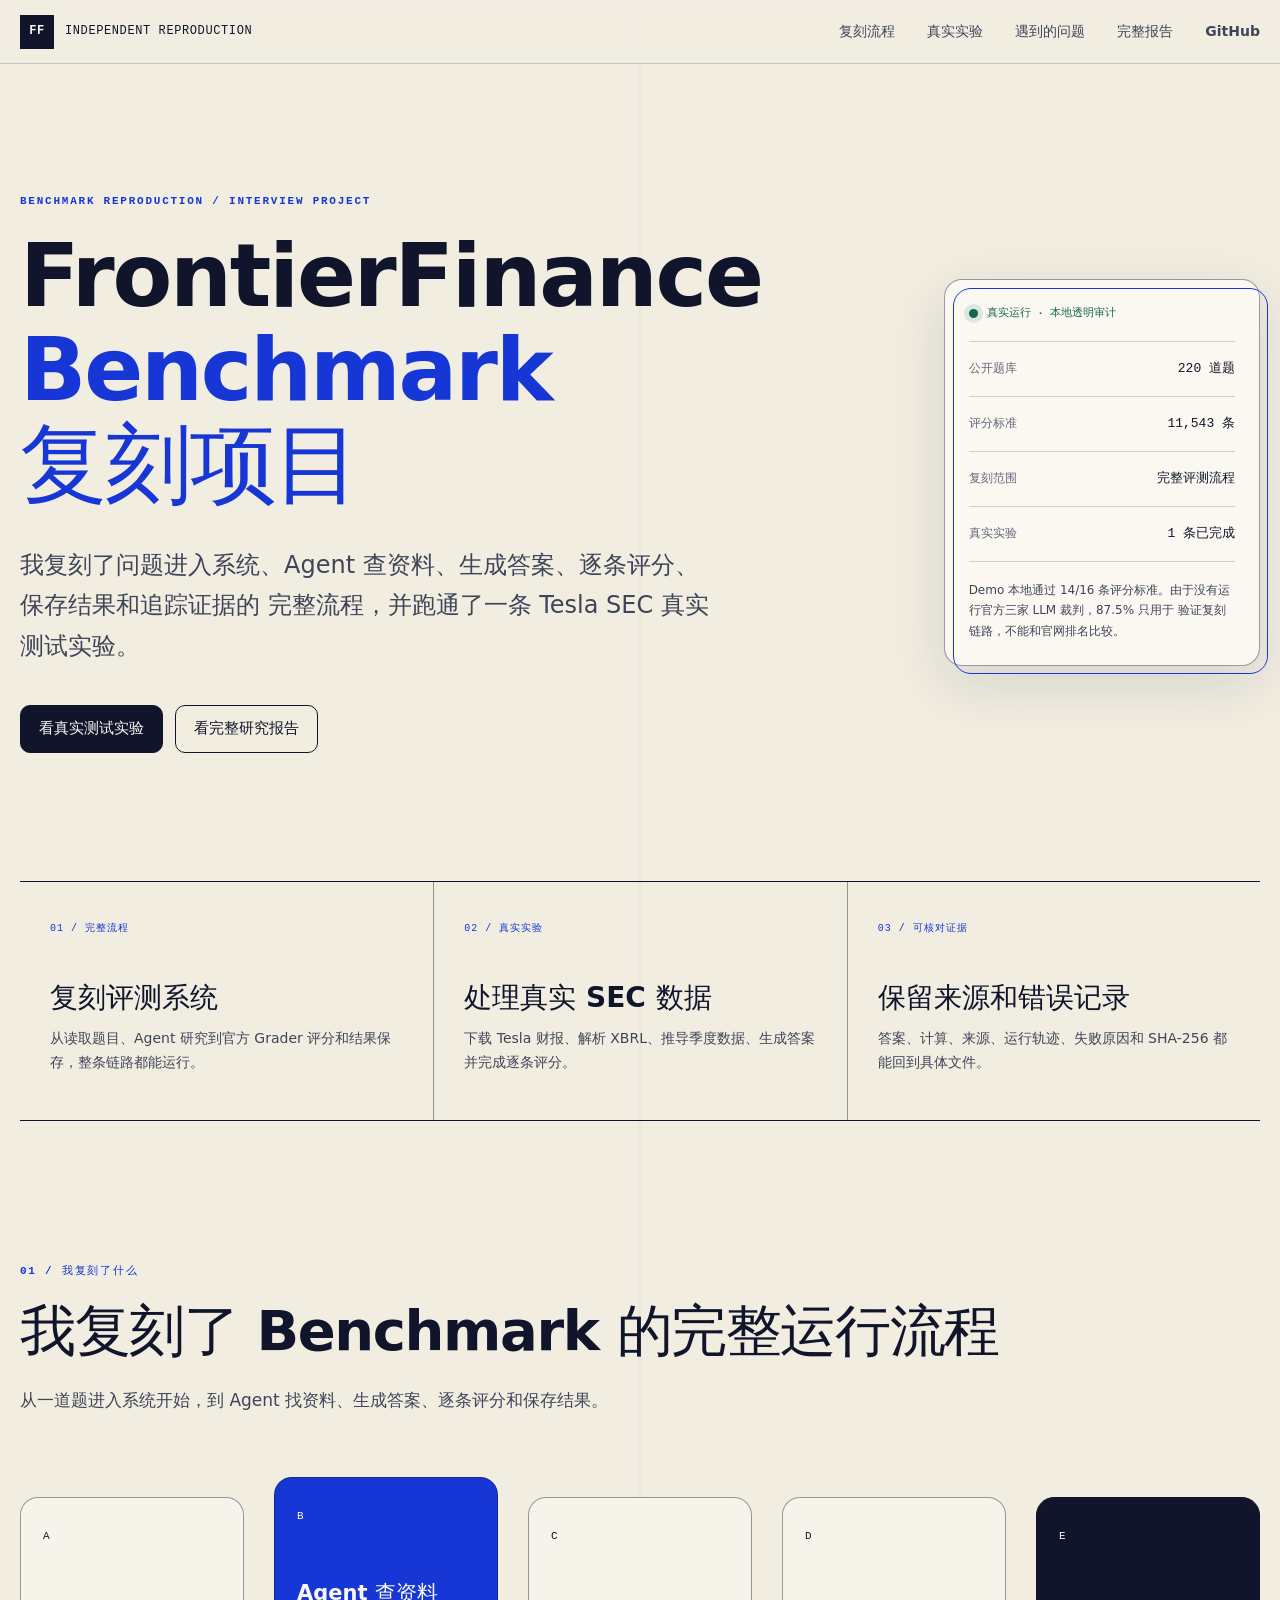
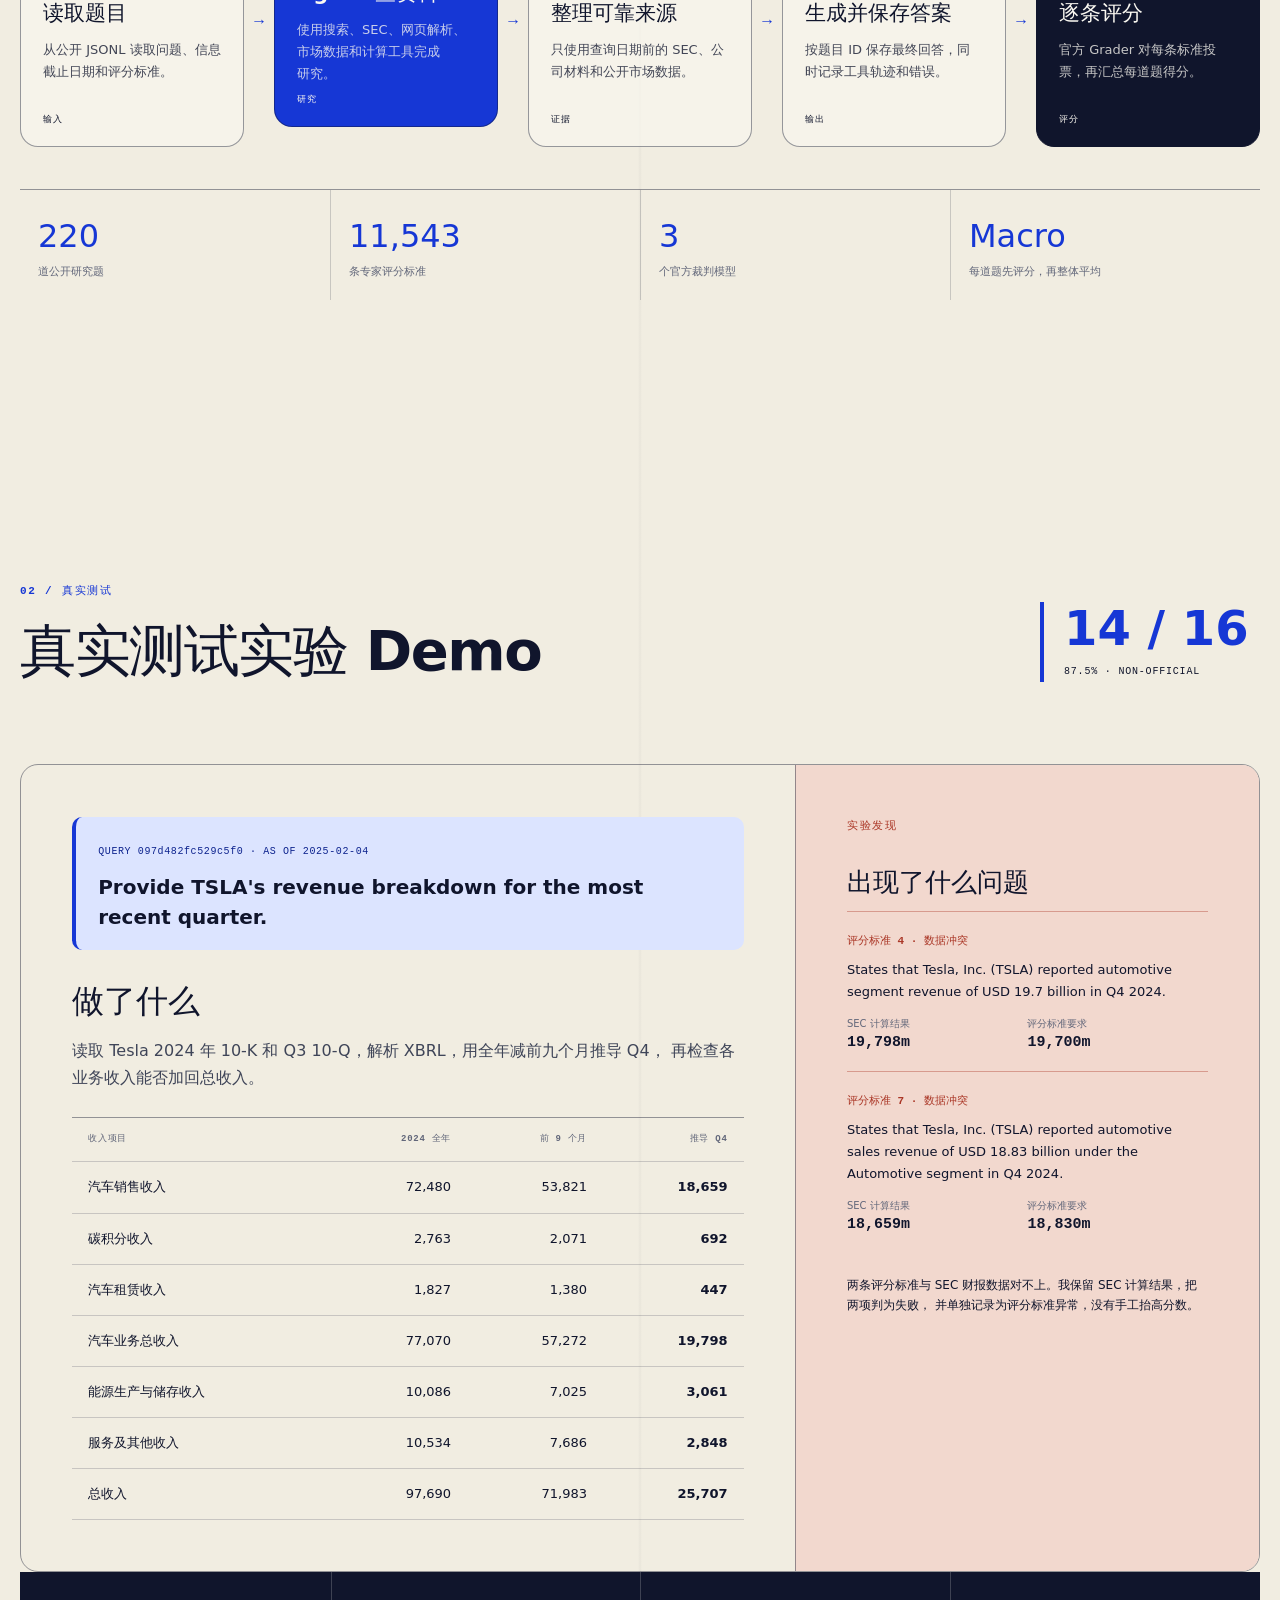
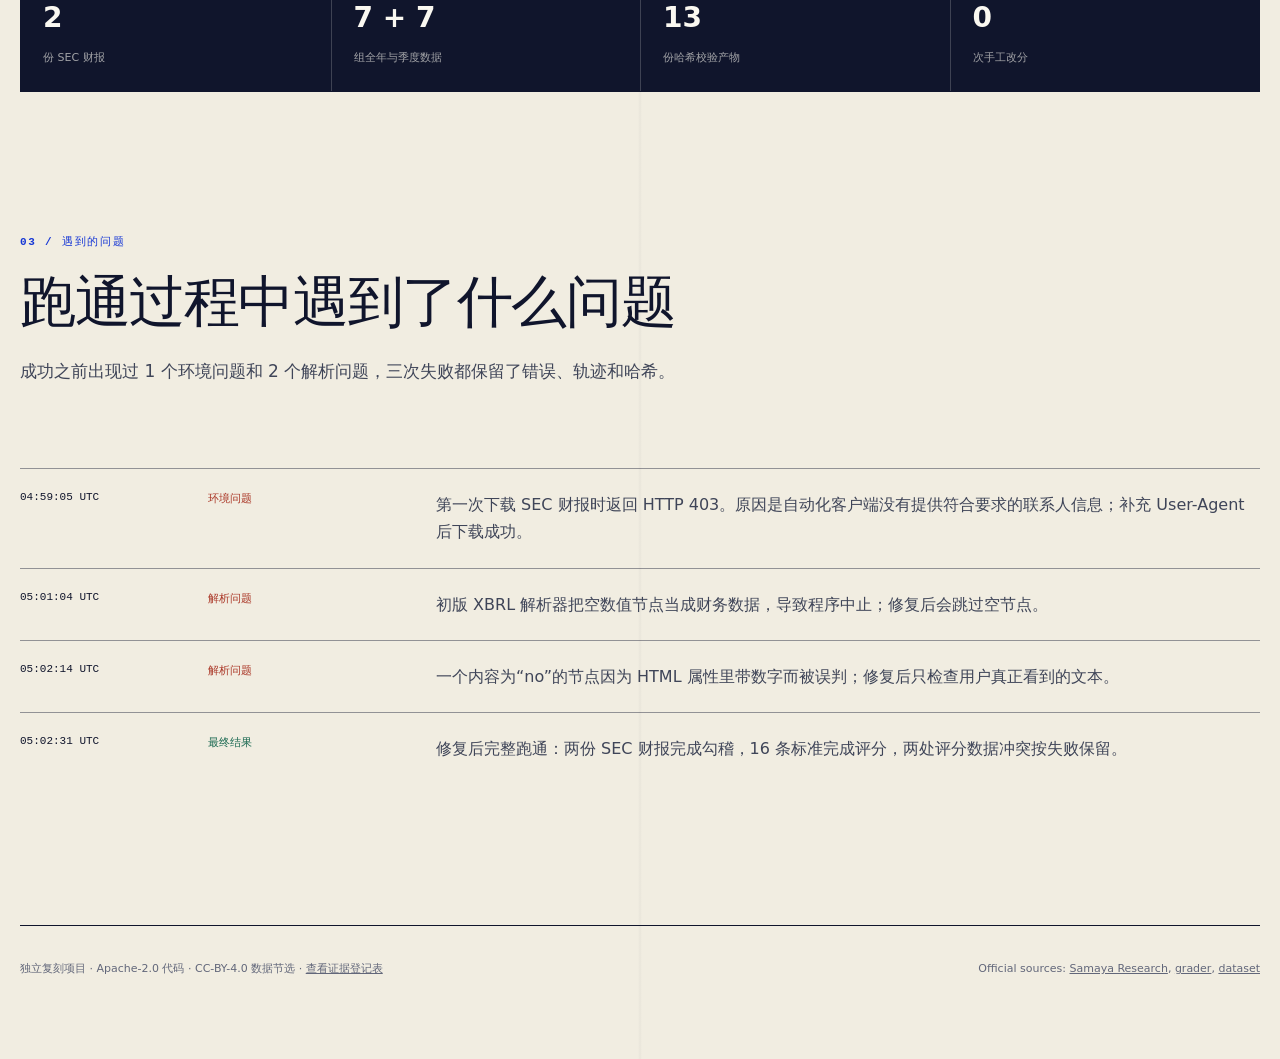
<file: docs/index.html>
<!doctype html>
<html lang="zh-CN">
  <head>
    <meta charset="utf-8" />
    <meta name="viewport" content="width=device-width, initial-scale=1" />
    <meta
      name="description"
      content="FrontierFinance benchmark 独立复刻项目：完整评测流程、真实测试 Demo、问题修复与可审计证据。"
    />
    <title>FrontierFinance Benchmark 复刻项目</title>
    <link rel="stylesheet" href="styles.css" />
    <script src="app.js" defer></script>
  </head>
  <body>
    <a class="skip-link" href="#main">跳到正文</a>
    <header class="site-header">
      <a class="wordmark" href="#top" aria-label="回到页面顶部">
        <span class="wordmark-mark" aria-hidden="true">FF</span>
        <span>Independent Reproduction</span>
      </a>
      <nav aria-label="主导航">
        <a href="#map">复刻流程</a>
        <a href="#demo">真实实验</a>
        <a href="#problems">遇到的问题</a>
        <a href="report.html">完整报告</a>
        <a href="https://github.com/Monking-peng/frontier-finance-reproduction">GitHub</a>
      </nav>
    </header>

    <main id="main">
      <section class="hero section-grid" id="top" aria-labelledby="hero-title">
        <div class="hero-copy">
          <p class="kicker">BENCHMARK REPRODUCTION / INTERVIEW PROJECT</p>
          <h1 id="hero-title">
            FrontierFinance<br />
            <em>Benchmark <span class="heading-phrase">复刻项目</span></em>
          </h1>
          <p class="hero-lede">
            我复刻了问题进入系统、Agent 查资料、生成答案、逐条评分、保存结果和追踪证据的
            完整流程，并跑通了一条 Tesla SEC 真实测试实验。
          </p>
          <div class="hero-actions">
            <a class="button button-primary" href="#demo">看真实测试实验</a>
            <a class="button button-secondary" href="report.html">看完整研究报告</a>
          </div>
        </div>

        <aside class="status-ledger" aria-label="当前项目状态">
          <div class="ledger-stamp">
            <span class="stamp-dot" aria-hidden="true"></span>
            真实运行 · 本地透明审计
          </div>
          <dl>
            <div><dt>公开题库</dt><dd>220 道题</dd></div>
            <div><dt>评分标准</dt><dd>11,543 条</dd></div>
            <div><dt>复刻范围</dt><dd>完整评测流程</dd></div>
            <div><dt>真实实验</dt><dd>1 条已完成</dd></div>
          </dl>
          <p>
            Demo 本地通过 14/16 条评分标准。由于没有运行官方三家 LLM 裁判，87.5% 只用于
            验证复刻链路，不能和官网排名比较。
          </p>
        </aside>
      </section>

      <section class="truth-band" aria-label="项目完成内容">
        <article>
          <span class="truth-index">01 / 完整流程</span>
          <h2>复刻评测系统</h2>
          <p>从读取题目、Agent 研究到官方 Grader 评分和结果保存，整条链路都能运行。</p>
        </article>
        <article>
          <span class="truth-index">02 / 真实实验</span>
          <h2>处理真实 SEC 数据</h2>
          <p>下载 Tesla 财报、解析 XBRL、推导季度数据、生成答案并完成逐条评分。</p>
        </article>
        <article>
          <span class="truth-index">03 / 可核对证据</span>
          <h2>保留来源和错误记录</h2>
          <p>答案、计算、来源、运行轨迹、失败原因和 SHA-256 都能回到具体文件。</p>
        </article>
      </section>

      <section class="section" id="map" aria-labelledby="map-title">
        <div class="section-heading">
          <p class="kicker">01 / 我复刻了什么</p>
          <h2 id="map-title">我复刻了 Benchmark 的完整运行流程</h2>
          <p>从一道题进入系统开始，到 Agent 找资料、生成答案、逐条评分和保存结果。</p>
        </div>

        <div class="pipeline" role="list" aria-label="FrontierFinance 处理链">
          <article role="listitem">
            <span class="node-number">A</span>
            <h3>读取题目</h3>
            <p>从公开 JSONL 读取问题、信息截止日期和评分标准。</p>
            <small>输入</small>
          </article>
          <span class="pipeline-arrow" aria-hidden="true">→</span>
          <article role="listitem" class="node-agent">
            <span class="node-number">B</span>
            <h3>Agent 查资料</h3>
            <p>使用搜索、SEC、网页解析、市场数据和计算工具完成研究。</p>
            <small>研究</small>
          </article>
          <span class="pipeline-arrow" aria-hidden="true">→</span>
          <article role="listitem">
            <span class="node-number">C</span>
            <h3>整理可靠来源</h3>
            <p>只使用查询日期前的 SEC、公司材料和公开市场数据。</p>
            <small>证据</small>
          </article>
          <span class="pipeline-arrow" aria-hidden="true">→</span>
          <article role="listitem">
            <span class="node-number">D</span>
            <h3>生成并保存答案</h3>
            <p>按题目 ID 保存最终回答，同时记录工具轨迹和错误。</p>
            <small>输出</small>
          </article>
          <span class="pipeline-arrow" aria-hidden="true">→</span>
          <article role="listitem" class="node-score">
            <span class="node-number">E</span>
            <h3>逐条评分</h3>
            <p>官方 Grader 对每条标准投票，再汇总每道题得分。</p>
            <small>评分</small>
          </article>
        </div>

        <div class="method-notes">
          <div>
            <strong>220</strong>
            <span>道公开研究题</span>
          </div>
          <div>
            <strong>11,543</strong>
            <span>条专家评分标准</span>
          </div>
          <div>
            <strong>3</strong>
            <span>个官方裁判模型</span>
          </div>
          <div>
            <strong>Macro</strong>
            <span>每道题先评分，再整体平均</span>
          </div>
        </div>
      </section>

      <section class="section demo-section" id="demo" aria-labelledby="demo-title">
        <div class="section-heading split-heading">
          <div>
            <p class="kicker">02 / 真实测试</p>
            <h2 id="demo-title">真实测试实验 Demo</h2>
          </div>
          <div class="demo-score" aria-label="本地透明审计分数">
            <span>14 / 16</span>
            <small>87.5% · NON-OFFICIAL</small>
          </div>
        </div>

        <div class="demo-grid">
          <article class="demo-answer">
            <div class="query-card">
              <span>QUERY 097d482fc529c5f0 · AS OF 2025-02-04</span>
              <p>Provide TSLA's revenue breakdown for the most recent quarter.</p>
            </div>
            <h3>做了什么</h3>
            <p>
              读取 Tesla 2024 年 10-K 和 Q3 10-Q，解析 XBRL，用全年减前九个月推导 Q4，
              再检查各业务收入能否加回总收入。
            </p>
            <div id="demo-facts" class="table-wrap compact-table" aria-live="polite"></div>
          </article>

          <aside class="anomaly-panel">
            <p class="panel-label">实验发现</p>
            <h3>出现了什么问题</h3>
            <div id="anomaly-list" aria-live="polite"></div>
            <p class="anomaly-rule">
              两条评分标准与 SEC 财报数据对不上。我保留 SEC 计算结果，把两项判为失败，
              并单独记录为评分标准异常，没有手工抬高分数。
            </p>
          </aside>
        </div>

        <div class="provenance-strip" role="list" aria-label="Demo 证据链">
          <div role="listitem"><b>2</b><span>份 SEC 财报</span></div>
          <div role="listitem"><b>7 + 7</b><span>组全年与季度数据</span></div>
          <div role="listitem"><b>13</b><span>份哈希校验产物</span></div>
          <div role="listitem"><b>0</b><span>次手工改分</span></div>
        </div>
      </section>

      <section class="section failure-section" id="problems" aria-labelledby="failure-title">
        <div class="section-heading">
          <p class="kicker">03 / 遇到的问题</p>
          <h2 id="failure-title">跑通过程中遇到了什么问题</h2>
          <p>成功之前出现过 1 个环境问题和 2 个解析问题，三次失败都保留了错误、轨迹和哈希。</p>
        </div>
        <ol id="failure-timeline" class="failure-timeline" aria-live="polite"></ol>
      </section>
    </main>

    <footer class="site-footer">
      <p>
        独立复刻项目 · Apache-2.0 代码 · CC-BY-4.0 数据节选 ·
        <a href="research/evidence-register.md">查看证据登记表</a>
      </p>
      <p>
        Official sources:
        <a href="https://research.samaya.ai/benchmarks/frontier-finance">Samaya Research</a>,
        <a href="https://github.com/samaya-ai/frontier-finance">grader</a>,
        <a href="https://huggingface.co/datasets/samaya-ai/FrontierFinance">dataset</a>
      </p>
    </footer>

    <div id="data-error" class="data-error" role="alert" hidden>
      实验数据未能加载。请刷新页面；如果仍然失败，请检查 <code>docs/data</code>。
    </div>
  </body>
</html>
</file>
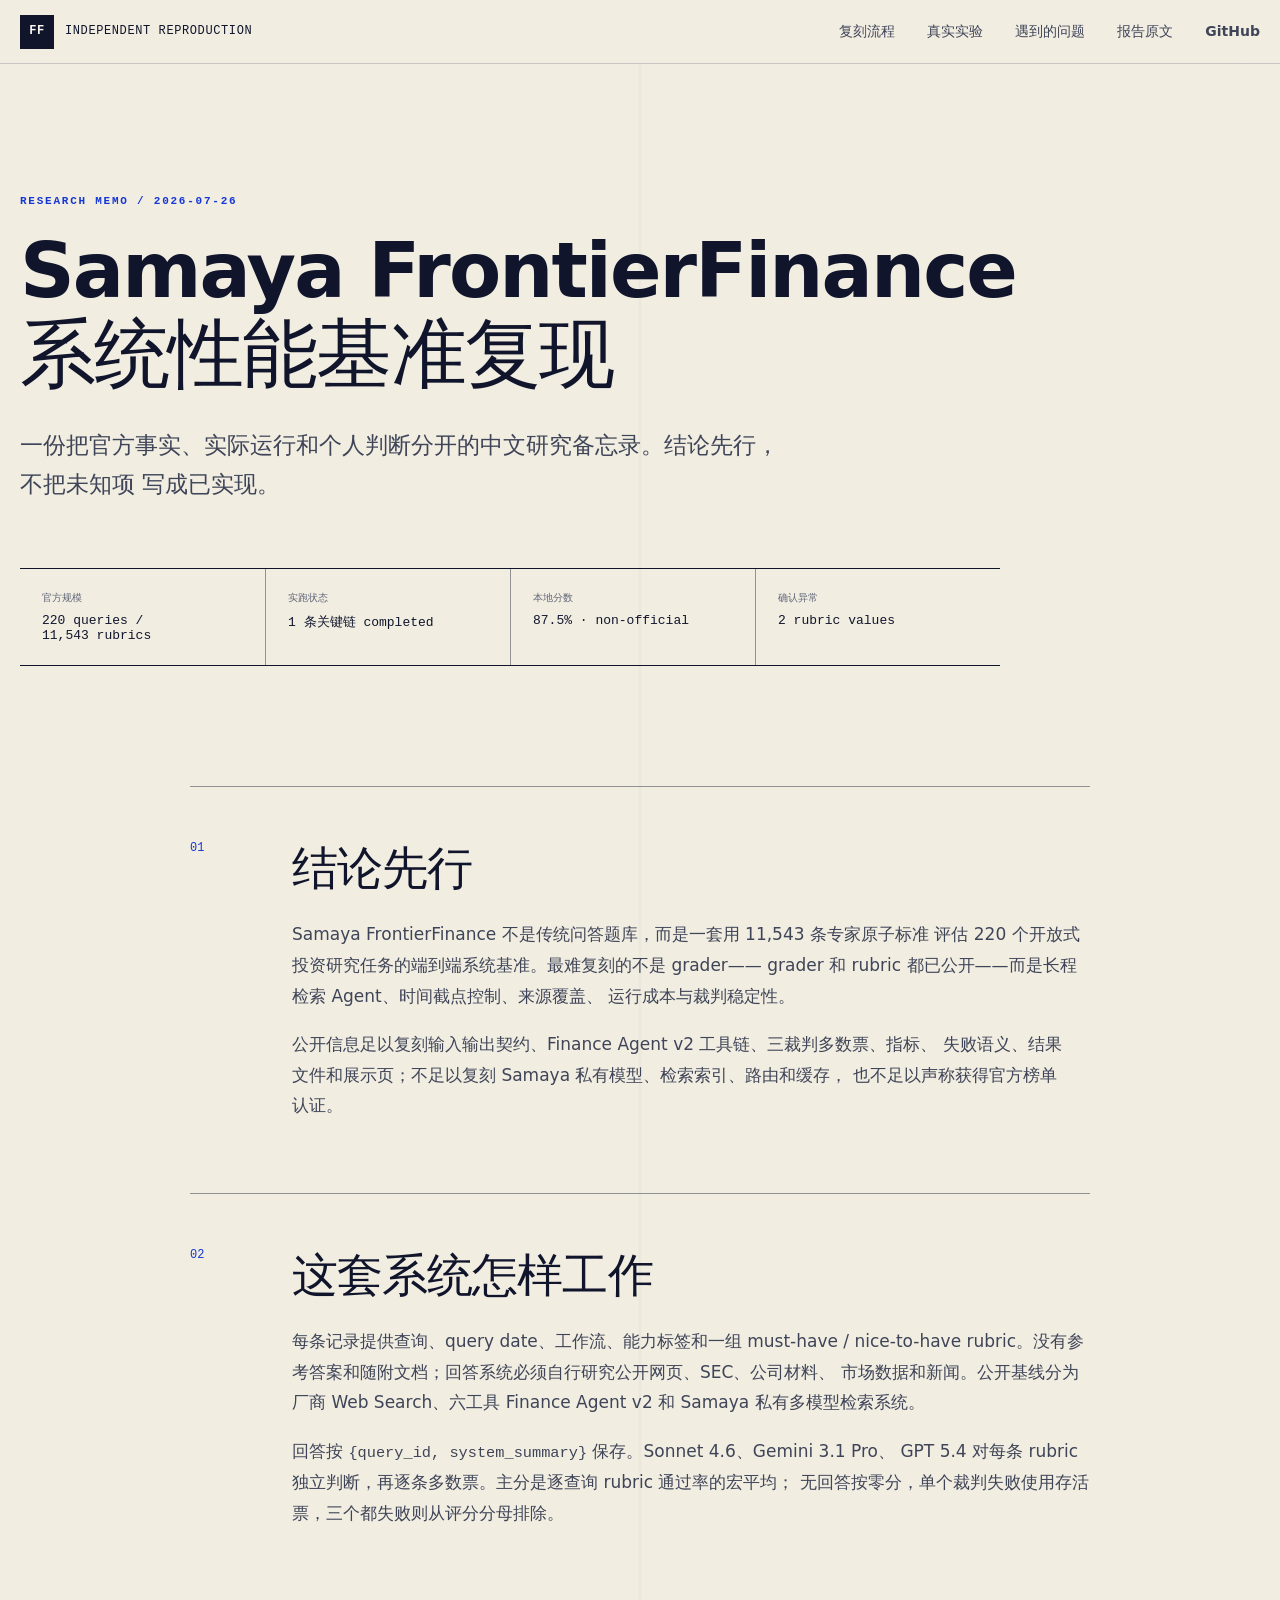
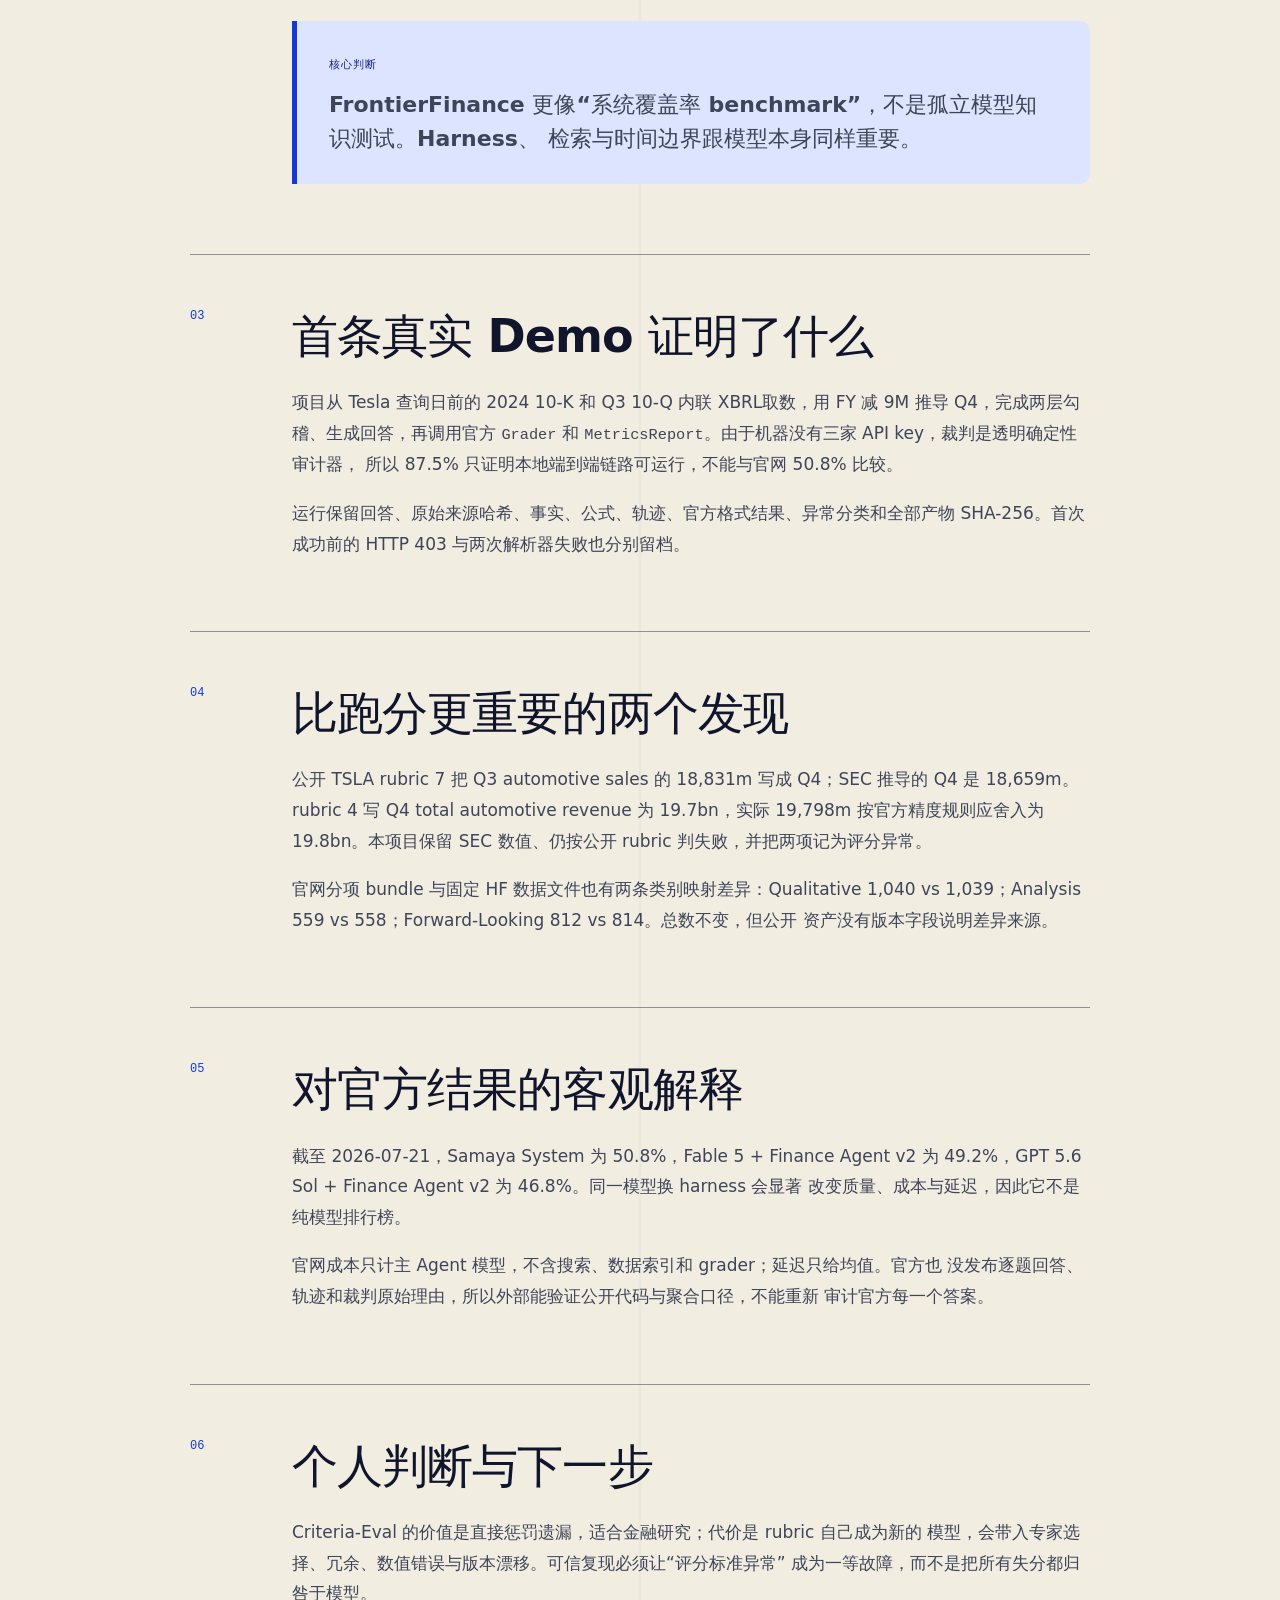
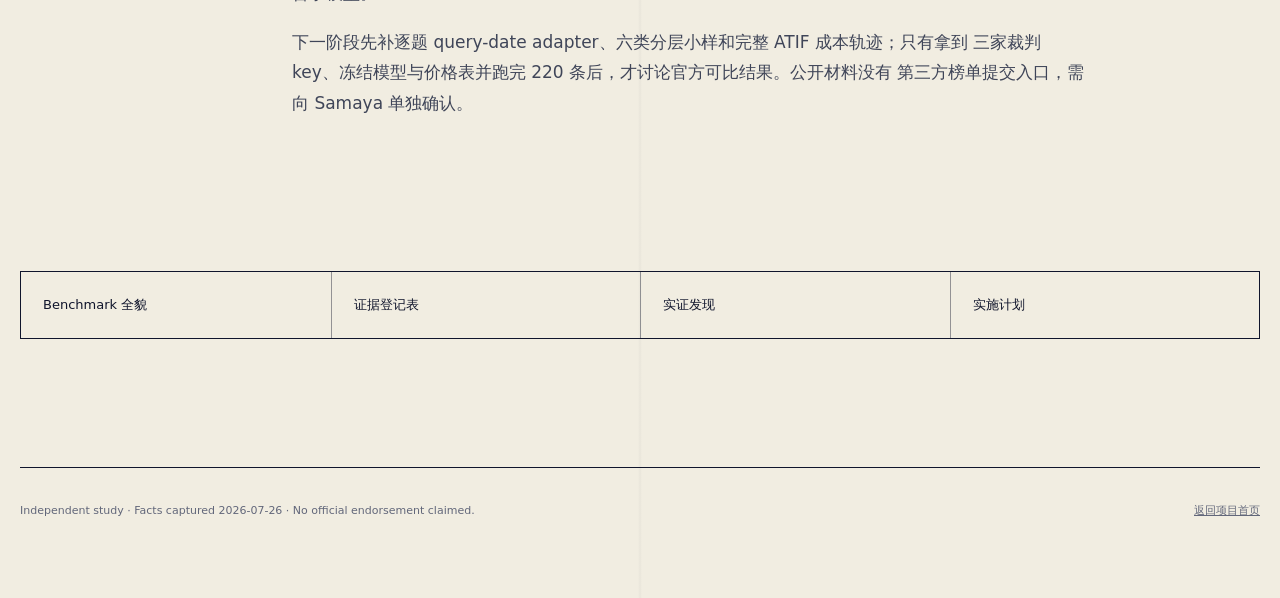
<file: docs/report.html>
<!doctype html>
<html lang="zh-CN">
  <head>
    <meta charset="utf-8" />
    <meta name="viewport" content="width=device-width, initial-scale=1" />
    <meta name="description" content="Samaya FrontierFinance 独立复现中文研究报告。" />
    <title>研究报告 · FrontierFinance 可审计复现</title>
    <link rel="stylesheet" href="styles.css" />
  </head>
  <body>
    <a class="skip-link" href="#report">跳到报告</a>
    <header class="site-header">
      <a class="wordmark" href="index.html" aria-label="返回项目首页">
        <span class="wordmark-mark" aria-hidden="true">FF</span>
        <span>Independent Reproduction</span>
      </a>
      <nav aria-label="报告导航">
        <a href="index.html#map">复刻流程</a>
        <a href="index.html#demo">真实实验</a>
        <a href="index.html#problems">遇到的问题</a>
        <a href="research/report-zh.md">报告原文</a>
        <a href="https://github.com/Monking-peng/frontier-finance-reproduction">GitHub</a>
      </nav>
    </header>

    <main class="report-page" id="report">
      <header class="report-hero">
        <p class="kicker">RESEARCH MEMO / 2026-07-26</p>
        <h1><span class="heading-phrase">Samaya FrontierFinance</span> <wbr /><span class="heading-phrase">系统性能基准复现</span></h1>
        <p>
          一份把官方事实、实际运行和个人判断分开的中文研究备忘录。结论先行，不把未知项
          写成已实现。
        </p>
        <dl class="report-facts">
          <div><dt>官方规模</dt><dd>220 queries / 11,543 rubrics</dd></div>
          <div><dt>实跑状态</dt><dd>1 条关键链 completed</dd></div>
          <div><dt>本地分数</dt><dd>87.5% · non-official</dd></div>
          <div><dt>确认异常</dt><dd>2 rubric values</dd></div>
        </dl>
      </header>

      <article class="report-article">
        <section>
          <span class="report-number">01</span>
          <h2>结论先行</h2>
          <p>
            Samaya FrontierFinance 不是传统问答题库，而是一套用 11,543 条专家原子标准
            评估 220 个开放式投资研究任务的端到端系统基准。最难复刻的不是 grader——
            grader 和 rubric 都已公开——而是长程检索 Agent、时间截点控制、来源覆盖、
            运行成本与裁判稳定性。
          </p>
          <p>
            公开信息足以复刻输入输出契约、Finance Agent v2 工具链、三裁判多数票、指标、
            失败语义、结果文件和展示页；不足以复刻 Samaya 私有模型、检索索引、路由和缓存，
            也不足以声称获得官方榜单认证。
          </p>
        </section>

        <section>
          <span class="report-number">02</span>
          <h2>这套系统怎样工作</h2>
          <p>
            每条记录提供查询、query date、工作流、能力标签和一组 must-have / nice-to-have
            rubric。没有参考答案和随附文档；回答系统必须自行研究公开网页、SEC、公司材料、
            市场数据和新闻。公开基线分为厂商 Web Search、六工具 Finance Agent v2 和 Samaya
            私有多模型检索系统。
          </p>
          <p>
            回答按 <code>{query_id, system_summary}</code> 保存。Sonnet 4.6、Gemini 3.1 Pro、
            GPT 5.4 对每条 rubric 独立判断，再逐条多数票。主分是逐查询 rubric 通过率的宏平均；
            无回答按零分，单个裁判失败使用存活票，三个都失败则从评分分母排除。
          </p>
        </section>

        <aside class="report-callout">
          <strong>核心判断</strong>
          <p>
            FrontierFinance 更像“系统覆盖率 benchmark”，不是孤立模型知识测试。Harness、
            检索与时间边界跟模型本身同样重要。
          </p>
        </aside>

        <section>
          <span class="report-number">03</span>
          <h2>首条真实 Demo 证明了什么</h2>
          <p>
            项目从 Tesla 查询日前的 2024 10-K 和 Q3 10-Q 内联 XBRL取数，用 FY 减 9M
            推导 Q4，完成两层勾稽、生成回答，再调用官方 <code>Grader</code> 和
            <code>MetricsReport</code>。由于机器没有三家 API key，裁判是透明确定性审计器，
            所以 87.5% 只证明本地端到端链路可运行，不能与官网 50.8% 比较。
          </p>
          <p>
            运行保留回答、原始来源哈希、事实、公式、轨迹、官方格式结果、异常分类和全部产物
            SHA-256。首次成功前的 HTTP 403 与两次解析器失败也分别留档。
          </p>
        </section>

        <section>
          <span class="report-number">04</span>
          <h2>比跑分更重要的两个发现</h2>
          <p>
            公开 TSLA rubric 7 把 Q3 automotive sales 的 18,831m 写成 Q4；SEC 推导的
            Q4 是 18,659m。rubric 4 写 Q4 total automotive revenue 为 19.7bn，实际
            19,798m 按官方精度规则应舍入为 19.8bn。本项目保留 SEC 数值、仍按公开 rubric
            判失败，并把两项记为评分异常。
          </p>
          <p>
            官网分项 bundle 与固定 HF 数据文件也有两条类别映射差异：Qualitative 1,040
            vs 1,039；Analysis 559 vs 558；Forward-Looking 812 vs 814。总数不变，但公开
            资产没有版本字段说明差异来源。
          </p>
        </section>

        <section>
          <span class="report-number">05</span>
          <h2>对官方结果的客观解释</h2>
          <p>
            截至 2026-07-21，Samaya System 为 50.8%，Fable 5 + Finance Agent v2 为
            49.2%，GPT 5.6 Sol + Finance Agent v2 为 46.8%。同一模型换 harness 会显著
            改变质量、成本与延迟，因此它不是纯模型排行榜。
          </p>
          <p>
            官网成本只计主 Agent 模型，不含搜索、数据索引和 grader；延迟只给均值。官方也
            没发布逐题回答、轨迹和裁判原始理由，所以外部能验证公开代码与聚合口径，不能重新
            审计官方每一个答案。
          </p>
        </section>

        <section>
          <span class="report-number">06</span>
          <h2>个人判断与下一步</h2>
          <p>
            Criteria-Eval 的价值是直接惩罚遗漏，适合金融研究；代价是 rubric 自己成为新的
            模型，会带入专家选择、冗余、数值错误与版本漂移。可信复现必须让“评分标准异常”
            成为一等故障，而不是把所有失分都归咎于模型。
          </p>
          <p>
            下一阶段先补逐题 query-date adapter、六类分层小样和完整 ATIF 成本轨迹；只有拿到
            三家裁判 key、冻结模型与价格表并跑完 220 条后，才讨论官方可比结果。公开材料没有
            第三方榜单提交入口，需向 Samaya 单独确认。
          </p>
        </section>
      </article>

      <nav class="report-links" aria-label="研究附件">
        <a href="research/benchmark-map.md">Benchmark 全貌</a>
        <a href="research/evidence-register.md">证据登记表</a>
        <a href="research/findings.md">实证发现</a>
        <a href="research/implementation-plan.md">实施计划</a>
      </nav>
    </main>

    <footer class="site-footer">
      <p>Independent study · Facts captured 2026-07-26 · No official endorsement claimed.</p>
      <p><a href="index.html">返回项目首页</a></p>
    </footer>
  </body>
</html>
</file>
<file: docs/styles.css>
:root {
  --paper: #f1ede1;
  --paper-bright: #faf8f1;
  --ink: #10152c;
  --ink-soft: #3f4558;
  --ink-faint: #62677a;
  --blue: #1637d5;
  --blue-dark: #0d238e;
  --blue-wash: #dce4ff;
  --red: #aa3626;
  --red-wash: #f2d8ce;
  --green: #17674f;
  --green-wash: #d9e9df;
  --rule: rgba(16, 21, 44, 0.18);
  --rule-strong: rgba(16, 21, 44, 0.42);
  --shadow: 0 18px 60px rgba(16, 21, 44, 0.12);
  --display: ui-rounded, "SF Pro Rounded", "Segoe UI Variable Display", "Microsoft YaHei UI",
    "PingFang SC", "Noto Sans SC", "Source Han Sans SC", system-ui, sans-serif;
  --body: "Segoe UI Variable Text", "Microsoft YaHei UI", "PingFang SC", "Noto Sans SC",
    "Source Han Sans SC", system-ui, sans-serif;
  --mono: "Cascadia Mono", "IBM Plex Mono", Consolas, monospace;
  --page: min(1240px, calc(100vw - 40px));
  --space-section: clamp(84px, 11vw, 152px);
  --radius-sm: 10px;
  --radius-md: 18px;
}

* {
  box-sizing: border-box;
}

.sr-only {
  position: absolute;
  width: 1px;
  height: 1px;
  overflow: hidden;
  clip: rect(0, 0, 0, 0);
  clip-path: inset(50%);
  white-space: nowrap;
}

html {
  color-scheme: light;
  scroll-behavior: smooth;
}

body {
  margin: 0;
  overflow-x: hidden;
  background:
    linear-gradient(90deg, transparent 49.85%, rgba(16, 21, 44, 0.035) 50%, transparent 50.15%),
    var(--paper);
  color: var(--ink);
  font-family: var(--body);
  font-size: 16px;
  font-synthesis: none;
  line-height: 1.7;
  text-rendering: optimizeLegibility;
  -webkit-font-smoothing: antialiased;
}

h1,
h2,
h3 {
  overflow-wrap: normal;
  text-wrap: balance;
  word-break: auto-phrase;
}

p,
li,
dd {
  text-wrap: pretty;
}

.heading-phrase {
  display: inline-block;
  white-space: nowrap;
}

a {
  color: inherit;
}

button,
a {
  -webkit-tap-highlight-color: transparent;
}

:focus-visible {
  outline: 3px solid var(--blue);
  outline-offset: 4px;
}

.skip-link {
  position: fixed;
  left: 20px;
  top: -80px;
  z-index: 100;
  padding: 12px 18px;
  background: var(--ink);
  color: var(--paper-bright);
}

.skip-link:focus {
  top: 20px;
}

.site-header {
  position: sticky;
  top: 0;
  z-index: 20;
  display: flex;
  width: 100%;
  min-height: 64px;
  align-items: center;
  justify-content: space-between;
  border-bottom: 1px solid var(--rule);
  background: color-mix(in srgb, var(--paper) 90%, transparent);
  padding: 10px max(20px, calc((100vw - 1240px) / 2));
  backdrop-filter: blur(18px);
}

.wordmark {
  display: inline-flex;
  align-items: center;
  gap: 11px;
  font-family: var(--mono);
  font-size: 12px;
  letter-spacing: 0.05em;
  text-decoration: none;
  text-transform: uppercase;
}

.wordmark-mark {
  display: grid;
  width: 34px;
  height: 34px;
  place-items: center;
  background: var(--ink);
  color: var(--paper-bright);
  font-weight: 700;
}

.site-header nav {
  display: flex;
  gap: clamp(14px, 2.5vw, 34px);
}

.site-header nav a {
  color: var(--ink-soft);
  font-size: 14px;
  font-weight: 600;
  text-decoration: none;
}

.site-header nav a:hover {
  color: var(--blue);
}

.section-grid,
.section,
.truth-band,
.site-footer {
  width: var(--page);
  margin-inline: auto;
}

.hero {
  display: grid;
  min-height: min(780px, calc(100vh - 64px));
  grid-template-columns: minmax(0, 1.45fr) minmax(300px, 0.55fr);
  align-items: center;
  gap: clamp(36px, 7vw, 96px);
  padding-block: clamp(72px, 10vw, 132px);
}

.hero-copy,
.status-ledger {
  min-width: 0;
}

.kicker,
.panel-label {
  margin: 0 0 18px;
  color: var(--blue);
  font-family: var(--mono);
  font-size: 11px;
  font-weight: 700;
  letter-spacing: 0.16em;
  text-transform: uppercase;
}

.hero h1,
.section-heading h2 {
  margin: 0;
  font-family: var(--display);
  font-style: normal;
  font-weight: 750;
  letter-spacing: -0.025em;
  line-height: 1.08;
}

.hero h1 {
  max-width: 920px;
  font-size: clamp(54px, 6.8vw, 94px);
}

.hero h1 em {
  color: var(--blue);
  font-style: normal;
  font-weight: 800;
}

.hero-lede {
  max-width: 690px;
  margin: 34px 0 0;
  color: var(--ink-soft);
  font-size: clamp(18px, 2vw, 24px);
}

.hero-actions {
  display: flex;
  flex-wrap: wrap;
  gap: 12px;
  margin-top: 38px;
}

.button {
  display: inline-flex;
  min-height: 48px;
  align-items: center;
  justify-content: center;
  border: 1px solid var(--ink);
  border-radius: var(--radius-sm);
  padding: 10px 18px;
  font-size: 15px;
  font-weight: 700;
  text-decoration: none;
}

.button-primary {
  background: var(--ink);
  color: var(--paper-bright);
}

.button-primary:hover {
  background: var(--blue);
  border-color: var(--blue);
}

.button-secondary:hover {
  background: var(--paper-bright);
}

.status-ledger {
  position: relative;
  border: 1px solid var(--rule-strong);
  border-radius: var(--radius-md);
  background: var(--paper-bright);
  box-shadow: var(--shadow);
  padding: 24px;
}

.status-ledger::before {
  position: absolute;
  inset: 8px -9px -9px 8px;
  z-index: -1;
  border: 1px solid var(--blue);
  border-radius: var(--radius-md);
  content: "";
}

.ledger-stamp {
  display: flex;
  align-items: center;
  gap: 9px;
  border-bottom: 1px solid var(--rule);
  padding-bottom: 18px;
  color: var(--green);
  font-family: var(--mono);
  font-size: 11px;
  font-weight: 700;
}

.stamp-dot {
  width: 9px;
  height: 9px;
  border-radius: 50%;
  background: var(--green);
  box-shadow: 0 0 0 5px var(--green-wash);
}

.status-ledger dl {
  margin: 0;
}

.status-ledger dl div {
  display: grid;
  grid-template-columns: 1fr auto;
  gap: 18px;
  border-bottom: 1px solid var(--rule);
  padding-block: 16px;
}

.status-ledger dt {
  color: var(--ink-faint);
  font-size: 12px;
}

.status-ledger dd {
  min-width: 0;
  margin: 0;
  font-family: var(--mono);
  font-size: 13px;
  overflow-wrap: break-word;
  text-align: right;
}

.status-ledger > p {
  margin: 18px 0 0;
  color: var(--ink-soft);
  font-size: 12px;
}

.text-alert {
  color: var(--red);
}

.truth-band {
  display: grid;
  grid-template-columns: repeat(3, 1fr);
  border-block: 1px solid var(--ink);
}

.truth-band article {
  min-height: 238px;
  padding: 30px;
}

.truth-band article + article {
  border-left: 1px solid var(--rule-strong);
}

.truth-index {
  color: var(--blue);
  font-family: var(--mono);
  font-size: 10px;
  letter-spacing: 0.1em;
}

.truth-band h2 {
  margin: 42px 0 12px;
  font-family: var(--display);
  font-size: 28px;
  font-weight: 750;
  line-height: 1.2;
}

.truth-band p {
  margin: 0;
  color: var(--ink-soft);
  font-size: 14px;
}

.section {
  padding-block: var(--space-section);
}

.section-heading {
  max-width: 1120px;
  margin-bottom: clamp(48px, 7vw, 82px);
}

.section-heading h2 {
  font-size: clamp(40px, 4.6vw, 56px);
  line-height: 1.14;
}

.section-heading > p:last-child,
.data-caption {
  max-width: 680px;
  margin: 24px 0 0;
  color: var(--ink-soft);
  font-size: 17px;
}

.split-heading {
  display: flex;
  max-width: none;
  align-items: end;
  justify-content: space-between;
  gap: 30px;
}

.split-heading > div:first-child {
  min-width: 0;
  flex: 1;
}

.pipeline {
  display: grid;
  grid-template-columns: 1fr auto 1fr auto 1fr auto 1fr auto 1fr;
  align-items: stretch;
}

.pipeline article {
  position: relative;
  min-height: 250px;
  border: 1px solid var(--rule-strong);
  border-radius: var(--radius-md);
  background: color-mix(in srgb, var(--paper-bright) 58%, transparent);
  padding: 22px;
}

.pipeline .node-agent {
  background: var(--blue);
  color: var(--paper-bright);
  transform: translateY(-20px);
}

.pipeline .node-score {
  border-color: var(--ink);
  background: var(--ink);
  color: var(--paper-bright);
}

.node-number {
  font-family: var(--mono);
  font-size: 11px;
}

.pipeline h3 {
  margin: 54px 0 12px;
  font-family: var(--display);
  font-size: 21px;
  font-weight: 750;
  line-height: 1.2;
  white-space: nowrap;
}

.pipeline p {
  margin: 0;
  color: currentColor;
  font-size: 13px;
  opacity: 0.78;
}

.pipeline small {
  position: absolute;
  bottom: 18px;
  left: 22px;
  font-family: var(--mono);
  font-size: 9px;
  letter-spacing: 0.08em;
}

.pipeline-arrow {
  display: grid;
  min-width: 30px;
  place-items: center;
  color: var(--blue);
  font-family: var(--mono);
}

.method-notes {
  display: grid;
  grid-template-columns: repeat(4, 1fr);
  margin-top: 42px;
  border-top: 1px solid var(--rule-strong);
}

.method-notes div {
  display: flex;
  min-height: 110px;
  flex-direction: column;
  justify-content: center;
  padding: 18px;
}

.method-notes div + div {
  border-left: 1px solid var(--rule);
}

.method-notes strong {
  color: var(--blue);
  font-family: var(--display);
  font-size: 32px;
  font-weight: 500;
}

.method-notes span {
  color: var(--ink-faint);
  font-size: 11px;
}

.table-wrap {
  overflow-x: auto;
}

table {
  width: 100%;
  border-collapse: collapse;
  font-variant-numeric: tabular-nums;
}

th,
td {
  border-bottom: 1px solid var(--rule);
  padding: 14px 16px;
  text-align: left;
}

th {
  color: var(--ink-faint);
  font-family: var(--mono);
  font-size: 9px;
  letter-spacing: 0.08em;
  text-transform: uppercase;
}

td {
  font-size: 13px;
}

td[data-number],
th[data-number] {
  text-align: right;
}

.demo-section {
  padding-bottom: 0;
}

.demo-score {
  min-width: 220px;
  border-left: 4px solid var(--blue);
  padding-left: 20px;
}

.demo-score span {
  display: block;
  color: var(--blue);
  font-family: var(--display);
  font-size: 48px;
  font-weight: 750;
  line-height: 1.1;
}

.demo-score small {
  font: 10px var(--mono);
  letter-spacing: 0.08em;
}

.demo-grid {
  display: grid;
  grid-template-columns: minmax(0, 1.25fr) minmax(330px, 0.75fr);
  border: 1px solid var(--rule-strong);
  border-radius: var(--radius-md);
  overflow: hidden;
}

.demo-answer,
.anomaly-panel {
  padding: clamp(24px, 4vw, 52px);
}

.demo-answer h3,
.anomaly-panel h3 {
  margin: 32px 0 12px;
  font-family: var(--display);
  font-size: 32px;
  font-weight: 750;
  line-height: 1.22;
}

.anomaly-panel h3 {
  font-size: 26px;
}

@media (min-width: 721px) {
  .anomaly-panel h3 {
    white-space: nowrap;
  }
}

.demo-answer > p {
  color: var(--ink-soft);
}

.query-card {
  border-left: 4px solid var(--blue);
  border-radius: var(--radius-sm);
  background: var(--blue-wash);
  padding: 18px 22px;
}

.query-card span {
  color: var(--blue-dark);
  font: 10px var(--mono);
  letter-spacing: 0.06em;
}

.query-card p {
  margin: 10px 0 0;
  font-family: var(--display);
  font-size: 20px;
  font-weight: 600;
  line-height: 1.5;
}

code {
  font-family: var(--mono);
  font-size: 0.9em;
}

.compact-table {
  margin-top: 26px;
  border-top: 1px solid var(--rule-strong);
}

.anomaly-panel {
  background: var(--red-wash);
  border-left: 1px solid var(--rule-strong);
}

.anomaly-panel .panel-label {
  color: var(--red);
}

.anomaly-item {
  border-top: 1px solid color-mix(in srgb, var(--red) 38%, transparent);
  padding: 20px 0;
}

.anomaly-item strong {
  display: block;
  color: var(--red);
  font-family: var(--mono);
  font-size: 11px;
}

.anomaly-item p {
  margin: 8px 0 0;
  font-size: 13px;
}

.anomaly-item dl {
  display: grid;
  grid-template-columns: 1fr 1fr;
  margin: 12px 0 0;
}

.anomaly-item dt {
  color: var(--ink-faint);
  font-size: 10px;
}

.anomaly-item dd {
  margin: 2px 0 0;
  font: 700 15px var(--mono);
}

.anomaly-rule {
  margin: 22px 0 0;
  font-size: 12px;
}

.provenance-strip {
  display: grid;
  grid-template-columns: repeat(4, 1fr);
  border: 1px solid var(--ink);
  border-top: 0;
  background: var(--ink);
  color: var(--paper-bright);
}

.provenance-strip div {
  padding: 22px;
}

.provenance-strip div + div {
  border-left: 1px solid rgba(250, 248, 241, 0.2);
}

.provenance-strip b {
  display: block;
  font-family: var(--display);
  font-size: 28px;
  font-weight: 750;
}

.provenance-strip span {
  color: rgba(250, 248, 241, 0.62);
  font-size: 11px;
}

.failure-timeline {
  margin: 0;
  padding: 0;
  list-style: none;
}

.failure-timeline li {
  display: grid;
  grid-template-columns: 160px 200px minmax(0, 1fr);
  gap: 28px;
  border-top: 1px solid var(--rule-strong);
  padding: 22px 0;
}

.failure-timeline time,
.failure-timeline .failure-category {
  font: 11px var(--mono);
}

.failure-timeline .failure-category {
  color: var(--red);
  text-transform: uppercase;
}

.failure-timeline .passed {
  color: var(--green);
}

.failure-timeline p {
  margin: 0;
  color: var(--ink-soft);
}

.site-footer {
  display: flex;
  justify-content: space-between;
  gap: 32px;
  border-top: 1px solid var(--ink);
  padding-block: 34px 80px;
  color: var(--ink-faint);
  font-size: 11px;
}

.site-footer p {
  max-width: 520px;
  margin: 0;
}

.site-footer a:hover {
  color: var(--blue);
}

.data-error {
  position: fixed;
  right: 20px;
  bottom: 20px;
  z-index: 30;
  max-width: 480px;
  border: 2px solid var(--red);
  background: var(--paper-bright);
  box-shadow: var(--shadow);
  padding: 18px;
  color: var(--red);
  font-size: 13px;
}

.report-page {
  width: var(--page);
  margin-inline: auto;
  padding-block: clamp(72px, 10vw, 130px);
}

.report-hero {
  max-width: 980px;
}

.report-hero h1 {
  margin: 0;
  font-family: var(--display);
  font-size: clamp(46px, 6vw, 76px);
  font-style: normal;
  font-weight: 750;
  letter-spacing: -0.025em;
  line-height: 1.1;
}

.report-hero > p:last-of-type {
  max-width: 760px;
  margin: 30px 0 0;
  color: var(--ink-soft);
  font-size: clamp(18px, 2vw, 23px);
}

.report-facts {
  display: grid;
  grid-template-columns: repeat(4, 1fr);
  margin: 64px 0 0;
  border-block: 1px solid var(--ink);
}

.report-facts div {
  padding: 22px;
}

.report-facts div + div {
  border-left: 1px solid var(--rule-strong);
}

.report-facts dt {
  color: var(--ink-faint);
  font: 10px var(--mono);
}

.report-facts dd {
  margin: 8px 0 0;
  font: 13px var(--mono);
}

.report-article {
  max-width: 900px;
  margin: 120px auto 0;
}

.report-article section {
  display: grid;
  grid-template-columns: 72px minmax(0, 1fr);
  column-gap: 30px;
  border-top: 1px solid var(--rule-strong);
  padding-block: 54px;
}

.report-number {
  grid-row: 1 / span 8;
  color: var(--blue);
  font: 12px var(--mono);
}

.report-article h2 {
  margin: 0 0 24px;
  font-family: var(--display);
  font-size: clamp(32px, 3.7vw, 46px);
  font-weight: 750;
  letter-spacing: -0.02em;
  line-height: 1.18;
}

.report-article p {
  grid-column: 2;
  margin: 0 0 18px;
  color: var(--ink-soft);
  font-size: 17px;
  line-height: 1.8;
}

.report-callout {
  margin: 20px 0 70px 102px;
  border-left: 5px solid var(--blue);
  border-radius: 0 var(--radius-sm) var(--radius-sm) 0;
  background: var(--blue-wash);
  padding: 28px 32px;
}

.report-callout strong {
  color: var(--blue-dark);
  font: 11px var(--mono);
  letter-spacing: 0.08em;
}

.report-callout p {
  margin: 12px 0 0;
  font-family: var(--display);
  font-size: 22px;
  font-weight: 600;
  line-height: 1.55;
}

.report-links {
  display: grid;
  grid-template-columns: repeat(4, 1fr);
  margin-top: 80px;
  border: 1px solid var(--ink);
}

.report-links a {
  padding: 22px;
  font-size: 13px;
  text-decoration: none;
}

.report-links a + a {
  border-left: 1px solid var(--rule-strong);
}

.report-links a:hover {
  background: var(--ink);
  color: var(--paper-bright);
}

@media (max-width: 1040px) {
  .hero {
    grid-template-columns: 1fr;
  }

  .status-ledger {
    max-width: 620px;
    transform: none;
  }

  .pipeline {
    grid-template-columns: 1fr;
    gap: 0;
  }

  .pipeline article {
    min-height: 190px;
  }

  .pipeline .node-agent {
    transform: none;
  }

  .pipeline-arrow {
    min-height: 38px;
    transform: rotate(90deg);
  }

  .demo-grid {
    grid-template-columns: 1fr;
  }

  .anomaly-panel {
    min-height: auto;
    border-top: 1px solid currentColor;
    border-left: 0;
  }

}

@media (max-width: 720px) {
  :root {
    --page: calc(100vw - 28px);
  }

  .site-header {
    align-items: center;
    flex-wrap: wrap;
    gap: 2px 12px;
    padding-inline: 14px;
  }

  .wordmark span:last-child {
    display: none;
  }

  .site-header nav {
    flex: 1 1 100%;
    justify-content: space-between;
    gap: 8px;
  }

  .site-header nav a {
    display: flex;
    min-height: 44px;
    align-items: center;
    font-size: 12px;
    white-space: nowrap;
  }

  .hero {
    min-height: auto;
    padding-block: 70px 92px;
  }

  .hero h1 {
    font-size: clamp(40px, 11vw, 54px);
    line-height: 1.12;
  }

  .section-heading h2 {
    font-size: clamp(30px, 8.2vw, 40px);
    line-height: 1.18;
  }

  .demo-section .section-heading h2 {
    font-size: clamp(24px, 6.4vw, 32px);
  }

  .demo-answer h3,
  .anomaly-panel h3 {
    font-size: 24px;
  }

  .report-hero h1 {
    font-size: clamp(30px, 8.2vw, 40px);
    line-height: 1.18;
  }

  .report-article h2 {
    font-size: clamp(20px, 5.8vw, 26px);
    line-height: 1.25;
  }

  .status-ledger {
    width: 100%;
  }

  .status-ledger::before {
    display: none;
  }

  .status-ledger dl div {
    grid-template-columns: minmax(0, 1fr) minmax(0, 1.25fr);
  }

  .truth-band,
  .method-notes,
  .provenance-strip {
    grid-template-columns: 1fr;
  }

  .truth-band article + article,
  .method-notes div + div,
  .provenance-strip div + div {
    border-top: 1px solid var(--rule-strong);
    border-left: 0;
  }

  .split-heading {
    align-items: start;
    flex-direction: column;
  }

  .failure-timeline li {
    grid-template-columns: 1fr;
    gap: 6px;
  }

  .site-footer {
    flex-direction: column;
  }

  .report-facts,
  .report-links {
    grid-template-columns: 1fr;
  }

  .report-facts div + div,
  .report-links a + a {
    border-top: 1px solid var(--rule-strong);
    border-left: 0;
  }

  .report-article {
    margin-top: 80px;
  }

  .report-article section {
    grid-template-columns: 38px minmax(0, 1fr);
    column-gap: 12px;
  }

  .report-article p {
    font-size: 16px;
    line-height: 1.75;
  }

  .report-callout {
    margin-left: 50px;
  }
}

@media (max-width: 360px) {
  .site-header nav {
    gap: 10px;
  }

  .hero h1 {
    font-size: 32px;
  }

  .report-hero h1 {
    font-size: 27px;
  }
}

@media (prefers-reduced-motion: no-preference) {
  .hero-copy,
  .status-ledger,
  .truth-band {
    animation: rise-in 280ms both;
  }

  .status-ledger {
    animation-delay: 120ms;
  }

  .truth-band {
    animation-delay: 220ms;
  }

  @keyframes rise-in {
    from {
      transform: translateY(16px);
    }
    to {
      opacity: 1;
    }
  }
}

@media (forced-colors: active) {
  .status-ledger,
  .pipeline article,
  .query-card,
  .anomaly-panel {
    border: 1px solid CanvasText;
  }
}
</file>
